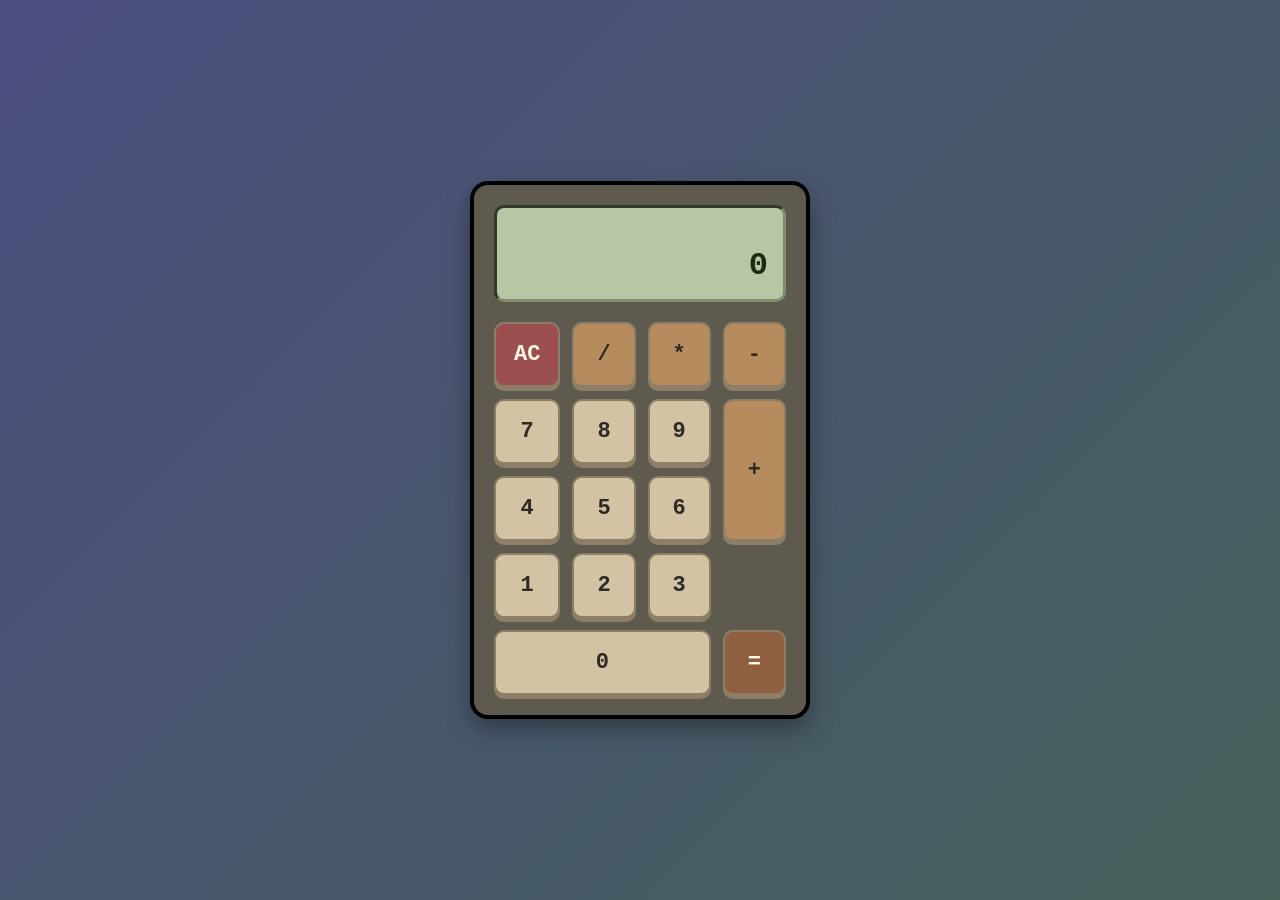
<file: Calculator/index.html>
<!DOCTYPE html>
<html lang="ro">
<head>
  <meta charset="UTF-8" />
  <meta name="viewport" content="width=device-width, initial-scale=1.0" />
  <title>Calculator MVC</title>
  <link rel="stylesheet" href="style.css" />
</head>
<body>
  <div class="calculator">
    <div class="display">
      <div id="expression" class="expression"></div>
      <div id="result" class="result">0</div>
    </div>

    <div class="buttons">
      <button class="btn clear" data-action="clear">AC</button>
      <button class="btn operator" data-action="operator" data-value="/">/</button>
      <button class="btn operator" data-action="operator" data-value="*">*</button>
      <button class="btn operator" data-action="operator" data-value="-">-</button>

      <button class="btn number" data-action="number" data-value="7">7</button>
      <button class="btn number" data-action="number" data-value="8">8</button>
      <button class="btn number" data-action="number" data-value="9">9</button>
      <button class="btn operator plus" data-action="operator" data-value="+">+</button>

      <button class="btn number" data-action="number" data-value="4">4</button>
      <button class="btn number" data-action="number" data-value="5">5</button>
      <button class="btn number" data-action="number" data-value="6">6</button>

      <button class="btn number" data-action="number" data-value="1">1</button>
      <button class="btn number" data-action="number" data-value="2">2</button>
      <button class="btn number" data-action="number" data-value="3">3</button>

      <button class="btn number zero" data-action="number" data-value="0">0</button>
      <button class="btn equal" data-action="calculate">=</button>
    </div>
  </div>

  <script src="model.js"></script>
  <script src="view.js"></script>
  <script src="controller.js"></script>
</body>
</html>
</file>
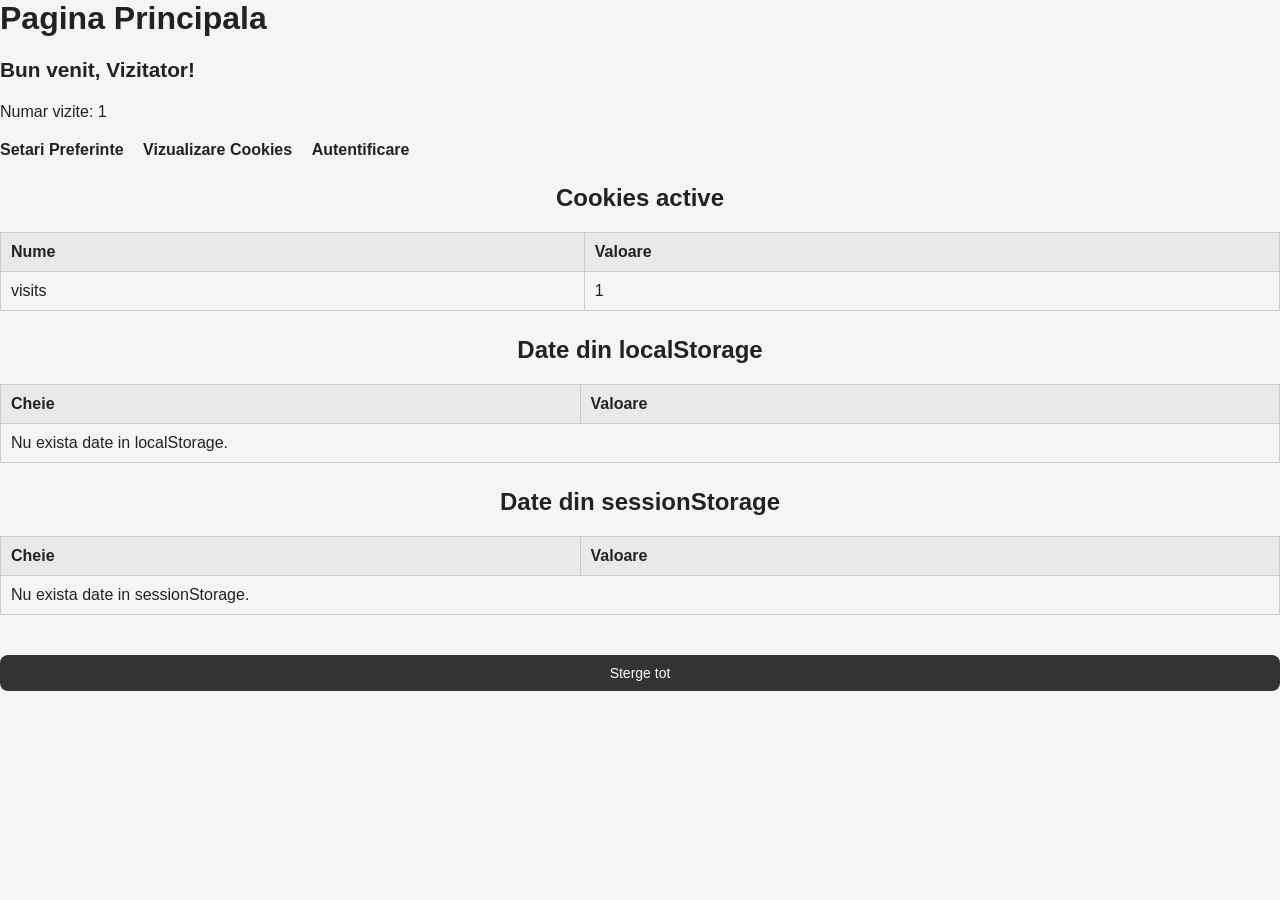
<file: Implementare Cookies si Storage/index.html>
<!DOCTYPE html>
<html lang="ro">
<head>
  <meta charset="UTF-8" />
  <meta name="viewport" content="width=device-width, initial-scale=1.0" />
  <title>Pagina Principala</title>
  <link rel="stylesheet" href="style.css" />
  <script src="cookies.js"></script>
  <script src="storage.js"></script>
</head>
<body>
  <h1>Pagina Principala</h1>

  <p class="welcome" id="welcomeMessage"></p>
  <p id="visitCount"></p>

  <nav>
    <a href="preferences.html">Setari Preferinte</a>
    <a href="cookies-info.html">Vizualizare Cookies</a>
    <a href="login.html">Autentificare</a>
  </nav>

  <div class="section">
    <h2>Cookies active</h2>
    <table id="cookiesTable">
      <thead>
        <tr>
          <th>Nume</th>
          <th>Valoare</th>
        </tr>
      </thead>
      <tbody></tbody>
    </table>
  </div>

  <div class="section">
    <h2>Date din localStorage</h2>
    <table id="localStorageTable">
      <thead>
        <tr>
          <th>Cheie</th>
          <th>Valoare</th>
        </tr>
      </thead>
      <tbody></tbody>
    </table>
  </div>

  <div class="section">
    <h2>Date din sessionStorage</h2>
    <table id="sessionStorageTable">
      <thead>
        <tr>
          <th>Cheie</th>
          <th>Valoare</th>
        </tr>
      </thead>
      <tbody></tbody>
    </table>
  </div>

  <button id="clearAllBtn">Sterge tot</button>

  <script>
    function applyTheme() {
      const theme = CookieManager.get("theme") || "light";
      document.body.classList.remove("light", "dark");
      document.body.classList.add(theme);
    }

    function updateWelcome() {
      const username = CookieManager.get("username") || "Vizitator";
      document.getElementById("welcomeMessage").textContent = `Bun venit, ${username}!`;
    }

    function updateVisits() {
      let visits = parseInt(CookieManager.get("visits")) || 0;
      visits++;
      CookieManager.set("visits", visits, 7);
      document.getElementById("visitCount").textContent = `Numar vizite: ${visits}`;
    }

    function renderCookies() {
      const tbody = document.querySelector("#cookiesTable tbody");
      tbody.innerHTML = "";

      const cookies = CookieManager.getAll();

      if (Object.keys(cookies).length === 0) {
        tbody.innerHTML = `<tr><td colspan="2">Nu exista cookies.</td></tr>`;
        return;
      }

      for (const key in cookies) {
        const row = document.createElement("tr");
        row.innerHTML = `
          <td>${key}</td>
          <td>${cookies[key]}</td>
        `;
        tbody.appendChild(row);
      }
    }

    function renderLocalStorage() {
      const tbody = document.querySelector("#localStorageTable tbody");
      tbody.innerHTML = "";

      const data = StorageManager.getAllLocal();

      if (Object.keys(data).length === 0) {
        tbody.innerHTML = `<tr><td colspan="2">Nu exista date in localStorage.</td></tr>`;
        return;
      }

      for (const key in data) {
        const row = document.createElement("tr");
        row.innerHTML = `
          <td>${key}</td>
          <td>${JSON.stringify(data[key])}</td>
        `;
        tbody.appendChild(row);
      }
    }

    function renderSessionStorage() {
      const tbody = document.querySelector("#sessionStorageTable tbody");
      tbody.innerHTML = "";

      const data = StorageManager.getAllSession();

      if (Object.keys(data).length === 0) {
        tbody.innerHTML = `<tr><td colspan="2">Nu exista date in sessionStorage.</td></tr>`;
        return;
      }

      for (const key in data) {
        const row = document.createElement("tr");
        row.innerHTML = `
          <td>${key}</td>
          <td>${JSON.stringify(data[key])}</td>
        `;
        tbody.appendChild(row);
      }
    }

    document.getElementById("clearAllBtn").addEventListener("click", function () {
      CookieManager.deleteAll();
      StorageManager.clearLocal();
      StorageManager.clearSession();
      alert("Toate datele au fost sterse.");
      location.reload();
    });

    applyTheme();
    updateWelcome();
    updateVisits();
    renderCookies();
    renderLocalStorage();
    renderSessionStorage();
  </script>
</body>
</html>
</file>
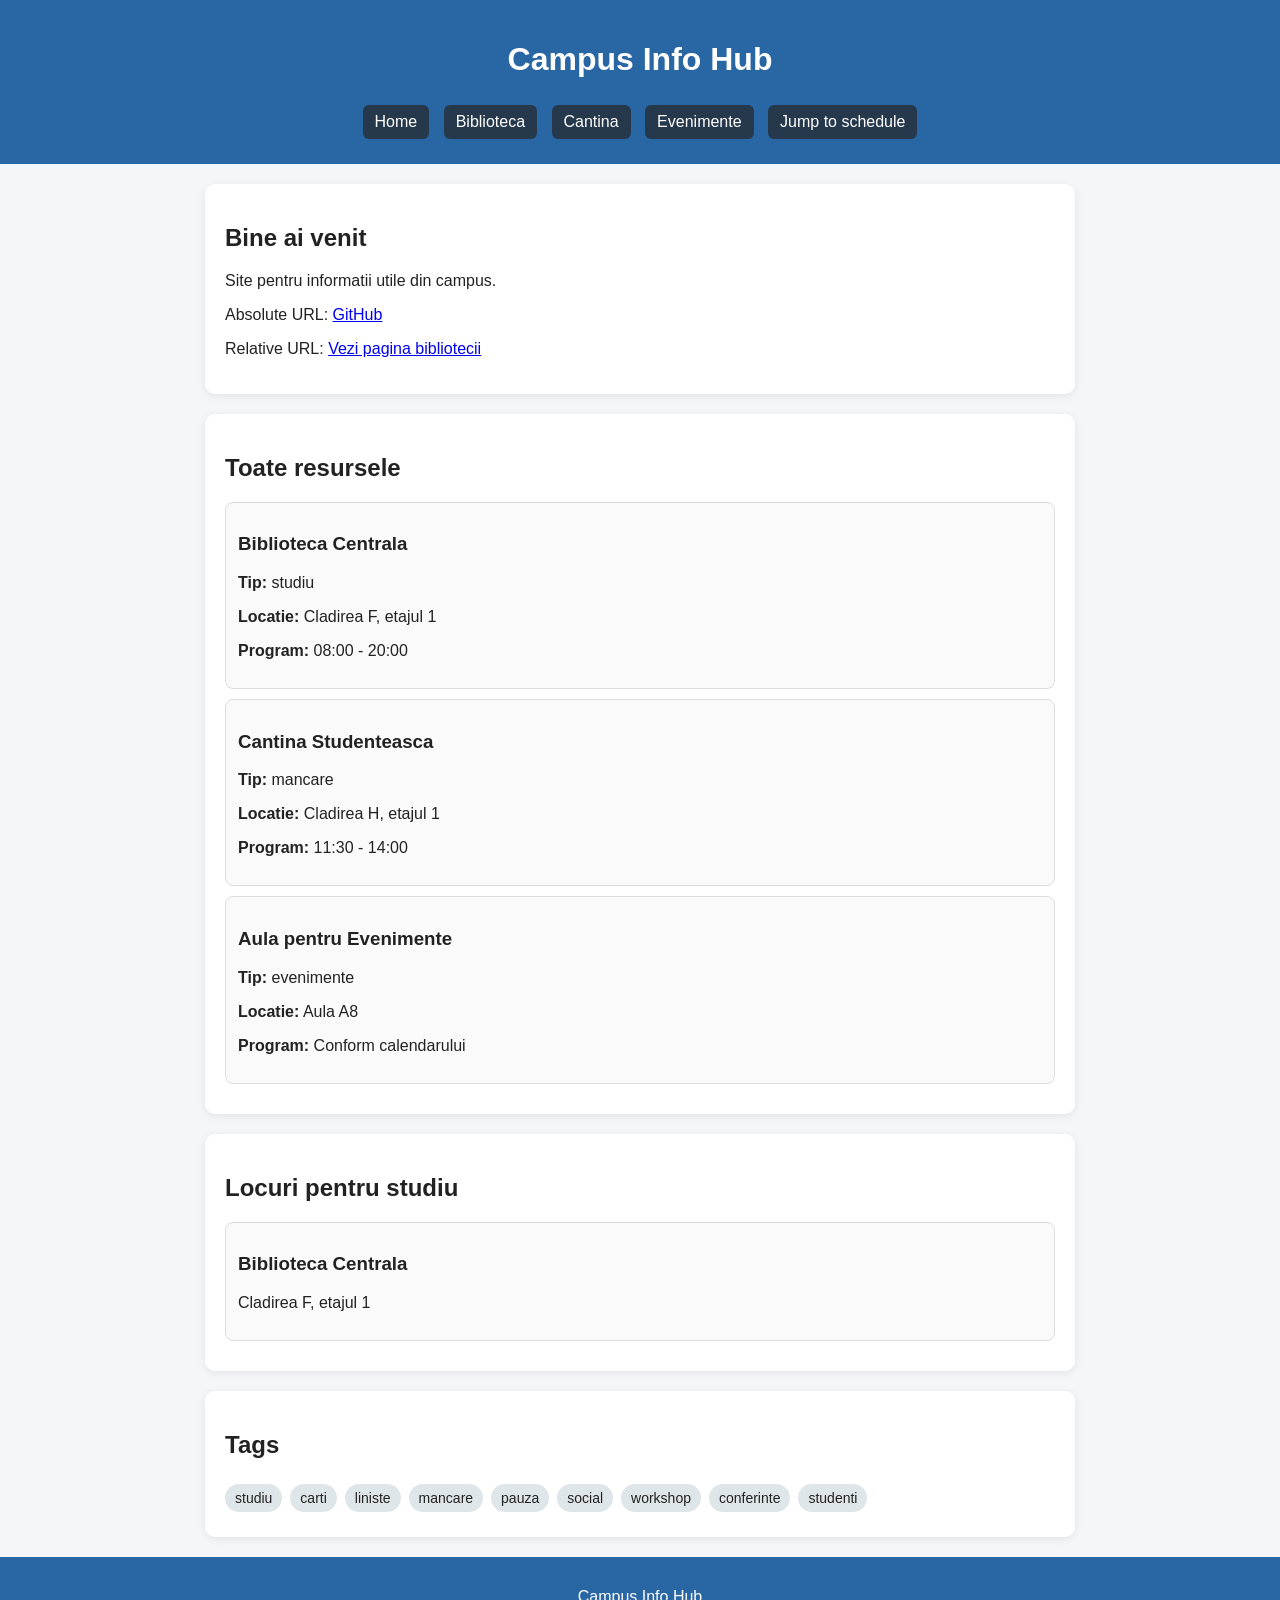
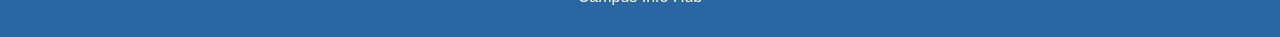
<file: Laborator2/index.html>
<!DOCTYPE html>
<html lang="ro">
<head>
  <meta charset="UTF-8" />
  <meta name="viewport" content="width=device-width, initial-scale=1.0" />
  <title>Campus Info Hub</title>
  <link rel="stylesheet" href="style.css" />
</head>
<body>
  <header>
    <h1>Campus Info Hub</h1>
    <nav>
      <a href="index.html">Home</a>
      <a href="library.html">Biblioteca</a>
      <a href="cafeteria.html">Cantina</a>
      <a href="events.html">Evenimente</a>
      <a href="library.html#schedule">Jump to schedule</a>
    </nav>
  </header>

  <main class="container">
    <section class="card">
      <h2>Bine ai venit</h2>
      <p>
        Site pentru informatii utile din campus.
      </p>
      <p>
        Absolute URL:
        <a href="https://www.github.com" target="_blank">GitHub</a>
      </p>
      <p>
        Relative URL:
        <a href="library.html">Vezi pagina bibliotecii</a>
      </p>
    </section>

    <section class="card">
      <h2>Toate resursele</h2>
      <div id="resource-list"></div>
    </section>

    <section class="card">
      <h2>Locuri pentru studiu</h2>
      <div id="study-list"></div>
    </section>

    <section class="card">
      <h2>Tags</h2>
      <div id="tags-list"></div>
    </section>
  </main>

  <footer>
    <p>Campus Info Hub</p>
  </footer>

  <script src="script.js"></script>
</body>
</html>
</file>
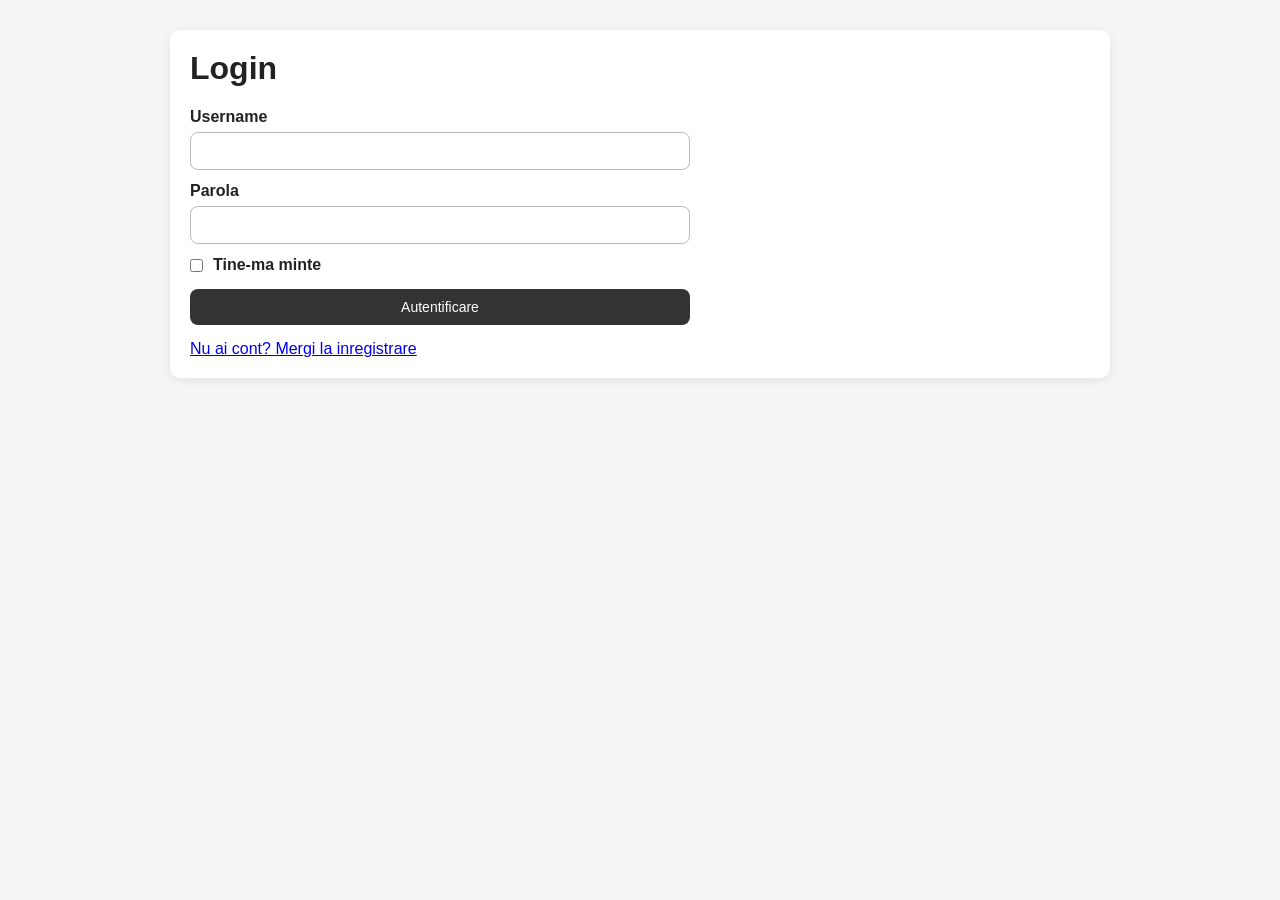
<file: Implementare Cookies si Storage/cart.html>
<!DOCTYPE html>
<html lang="ro">
<head>
  <meta charset="UTF-8" />
  <meta name="viewport" content="width=device-width, initial-scale=1.0" />
  <title>Cart</title>
  <link rel="stylesheet" href="style.css" />
  <script src="cookies.js"></script>
  <script src="storage.js"></script>
</head>
<body>
  <div class="container">
    <h1>Cos de cumparaturi</h1>

    <form id="cartForm">
      <label for="product">Produs</label>
      <select id="product"></select>

      <label for="quantity">Cantitate (1-10)</label>
      <input type="number" id="quantity" min="1" max="10" value="1" />

      <button type="submit">Adauga in cos</button>
    </form>

    <div id="message"></div>

    <h2>Produse din cos</h2>
    <table id="cartTable">
      <thead>
        <tr>
          <th>Produs</th>
          <th>Cantitate</th>
          <th>Pret</th>
          <th>Subtotal</th>
          <th>Sterge</th>
        </tr>
      </thead>
      <tbody></tbody>
    </table>

    <div class="total-box" id="totalBox">Total: 0 RON</div>

    <div class="inline-actions">
      <a href="dashboard.html">Inapoi la dashboard</a>
    </div>

    <button id="clearCartBtn" class="btn-danger">Goleste cosul</button>
  </div>

  <script>
    const products = {
      laptop: { name: "Laptop", price: 2500 },
      telefon: { name: "Telefon", price: 1200 },
      tableta: { name: "Tableta", price: 800 },
      casti: { name: "Casti", price: 150 }
    };

    function applyTheme() {
      const theme = CookieManager.get("theme") || "light";
      document.body.classList.remove("light", "dark");
      document.body.classList.add(theme);
    }

    function requireAuth() {
      const session = StorageManager.getSession("session");
      if (!session) {
        window.location.href = "login.html";
        return false;
      }
      return true;
    }

    function showMessage(text, type) {
      const message = document.getElementById("message");
      message.className = type === "success" ? "alert-success" : "alert-error";
      message.textContent = text;
    }

    function loadProducts() {
      const select = document.getElementById("product");
      select.innerHTML = "";

      for (const key in products) {
        const option = document.createElement("option");
        option.value = key;
        option.textContent = `${products[key].name} - ${products[key].price} RON`;
        select.appendChild(option);
      }
    }

    function getCart() {
      return StorageManager.getSession("cart") || {};
    }

    function saveCart(cart) {
      StorageManager.setSession("cart", cart);
    }

    function renderCart() {
      const cart = getCart();
      const tbody = document.querySelector("#cartTable tbody");
      tbody.innerHTML = "";

      let total = 0;
      const keys = Object.keys(cart);

      if (keys.length === 0) {
        tbody.innerHTML = `<tr><td colspan="5">Cosul este gol.</td></tr>`;
        document.getElementById("totalBox").textContent = "Total: 0 RON";
        return;
      }

      keys.forEach(key => {
        const quantity = cart[key];
        const product = products[key];
        const subtotal = product.price * quantity;
        total += subtotal;

        const row = document.createElement("tr");
        row.innerHTML = `
          <td>${product.name}</td>
          <td>${quantity}</td>
          <td>${product.price} RON</td>
          <td>${subtotal} RON</td>
          <td><button class="btn-danger" onclick="removeProduct('${key}')">Sterge</button></td>
        `;
        tbody.appendChild(row);
      });

      document.getElementById("totalBox").textContent = `Total: ${total} RON`;
    }

    function removeProduct(productKey) {
      const cart = getCart();
      delete cart[productKey];
      saveCart(cart);
      renderCart();
    }

    document.getElementById("cartForm").addEventListener("submit", function (e) {
      e.preventDefault();

      const productKey = document.getElementById("product").value;
      const quantity = parseInt(document.getElementById("quantity").value);

      if (!quantity || quantity < 1 || quantity > 10) {
        showMessage("Cantitatea trebuie sa fie intre 1 si 10.", "error");
        return;
      }

      const cart = getCart();
      cart[productKey] = (cart[productKey] || 0) + quantity;
      saveCart(cart);

      showMessage("Produs adaugat in cos.", "success");
      renderCart();
    });

    document.getElementById("clearCartBtn").addEventListener("click", function () {
      StorageManager.removeSession("cart");
      renderCart();
      showMessage("Cosul a fost golit.", "success");
    });

    applyTheme();

    if (requireAuth()) {
      loadProducts();
      renderCart();
    }
  </script>
</body>
</html>
</file>
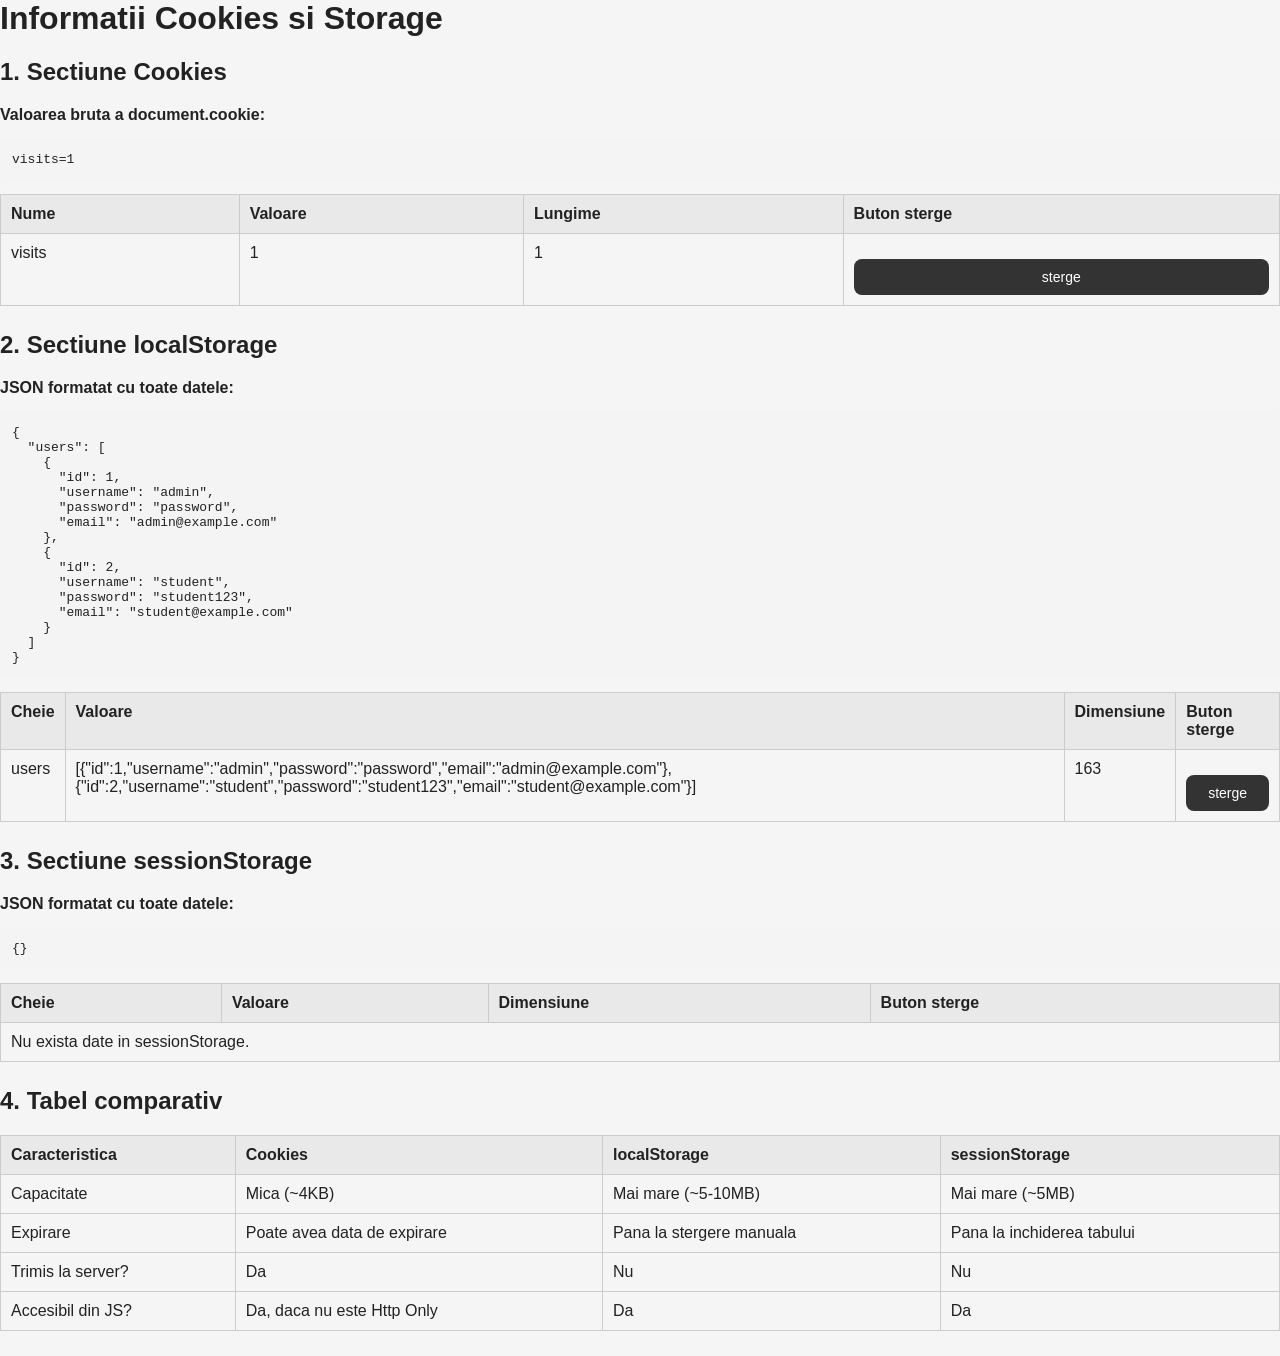
<file: Implementare Cookies si Storage/cookies-info.html>
<!DOCTYPE html>
<html lang="ro">
<head>
  <meta charset="UTF-8" />
  <meta name="viewport" content="width=device-width, initial-scale=1.0" />
  <title>Informatii Cookies</title>
  <link rel="stylesheet" href="style.css" />
  <script src="cookies.js"></script>
  <script src="storage.js"></script>
</head>
<body>
  <h1>Informatii Cookies si Storage</h1>

  <section>
    <h2>1. Sectiune Cookies</h2>
    <p><strong>Valoarea bruta a document.cookie:</strong></p>
    <pre id="rawCookies"></pre>

    <table id="cookiesTable">
      <thead>
        <tr>
          <th>Nume</th>
          <th>Valoare</th>
          <th>Lungime</th>
          <th>Buton sterge</th>
        </tr>
      </thead>
      <tbody></tbody>
    </table>
  </section>

  <section>
    <h2>2. Sectiune localStorage</h2>
    <p><strong>JSON formatat cu toate datele:</strong></p>
    <pre id="localJson"></pre>

    <table id="localTable">
      <thead>
        <tr>
          <th>Cheie</th>
          <th>Valoare</th>
          <th>Dimensiune</th>
          <th>Buton sterge</th>
        </tr>
      </thead>
      <tbody></tbody>
    </table>
  </section>

  <section>
    <h2>3. Sectiune sessionStorage</h2>
    <p><strong>JSON formatat cu toate datele:</strong></p>
    <pre id="sessionJson"></pre>

    <table id="sessionTable">
      <thead>
        <tr>
          <th>Cheie</th>
          <th>Valoare</th>
          <th>Dimensiune</th>
          <th>Buton sterge</th>
        </tr>
      </thead>
      <tbody></tbody>
    </table>
  </section>

  <section>
    <h2>4. Tabel comparativ</h2>
    <table>
      <thead>
        <tr>
          <th>Caracteristica</th>
          <th>Cookies</th>
          <th>localStorage</th>
          <th>sessionStorage</th>
        </tr>
      </thead>
      <tbody>
        <tr>
          <td>Capacitate</td>
          <td>Mica (~4KB)</td>
          <td>Mai mare (~5-10MB)</td>
          <td>Mai mare (~5MB)</td>
        </tr>
        <tr>
          <td>Expirare</td>
          <td>Poate avea data de expirare</td>
          <td>Pana la stergere manuala</td>
          <td>Pana la inchiderea tabului</td>
        </tr>
        <tr>
          <td>Trimis la server?</td>
          <td>Da</td>
          <td>Nu</td>
          <td>Nu</td>
        </tr>
        <tr>
          <td>Accesibil din JS?</td>
          <td>Da, daca nu este Http Only</td>
          <td>Da</td>
          <td>Da</td>
        </tr>
      </tbody>
    </table>
  </section>

  <script>
    function applyTheme() {
      const theme = CookieManager.get("theme") || "light";
      document.body.classList.remove("light", "dark");
      document.body.classList.add(theme);
    }

    function deleteCookie(name) {
      CookieManager.delete(name);
      renderAll();
    }

    function deleteLocal(key) {
      StorageManager.removeLocal(key);
      renderAll();
    }

    function deleteSession(key) {
      StorageManager.removeSession(key);
      renderAll();
    }

    function renderCookies() {
      document.getElementById("rawCookies").textContent = document.cookie || "(gol)";
      const tbody = document.querySelector("#cookiesTable tbody");
      tbody.innerHTML = "";

      const cookies = CookieManager.getAll();

      if (Object.keys(cookies).length === 0) {
        tbody.innerHTML = `<tr><td colspan="4">Nu exista cookies.</td></tr>`;
        return;
      }

      for (const key in cookies) {
        const value = String(cookies[key]);
        const row = document.createElement("tr");
        row.innerHTML = `
          <td>${key}</td>
          <td>${value}</td>
          <td>${value.length}</td>
          <td><button onclick="deleteCookie('${key}')">sterge</button></td>
        `;
        tbody.appendChild(row);
      }
    }

    function renderLocalStorage() {
      const data = StorageManager.getAllLocal();
      document.getElementById("localJson").textContent = JSON.stringify(data, null, 2);

      const tbody = document.querySelector("#localTable tbody");
      tbody.innerHTML = "";

      if (Object.keys(data).length === 0) {
        document.getElementById("localJson").textContent = "{}";
        tbody.innerHTML = `<tr><td colspan="4">Nu exista date in localStorage.</td></tr>`;
        return;
      }

      for (const key in data) {
        const value = JSON.stringify(data[key]);
        const row = document.createElement("tr");
        row.innerHTML = `
          <td>${key}</td>
          <td>${value}</td>
          <td>${value.length}</td>
          <td><button onclick="deleteLocal('${key}')">sterge</button></td>
        `;
        tbody.appendChild(row);
      }
    }

    function renderSessionStorage() {
      const data = StorageManager.getAllSession();
      document.getElementById("sessionJson").textContent = JSON.stringify(data, null, 2);

      const tbody = document.querySelector("#sessionTable tbody");
      tbody.innerHTML = "";

      if (Object.keys(data).length === 0) {
        document.getElementById("sessionJson").textContent = "{}";
        tbody.innerHTML = `<tr><td colspan="4">Nu exista date in sessionStorage.</td></tr>`;
        return;
      }

      for (const key in data) {
        const value = JSON.stringify(data[key]);
        const row = document.createElement("tr");
        row.innerHTML = `
          <td>${key}</td>
          <td>${value}</td>
          <td>${value.length}</td>
          <td><button onclick="deleteSession('${key}')">sterge</button></td>
        `;
        tbody.appendChild(row);
      }
    }

    function renderAll() {
      renderCookies();
      renderLocalStorage();
      renderSessionStorage();
    }

    applyTheme();
    renderAll();
  </script>
</body>
</html>
</file>
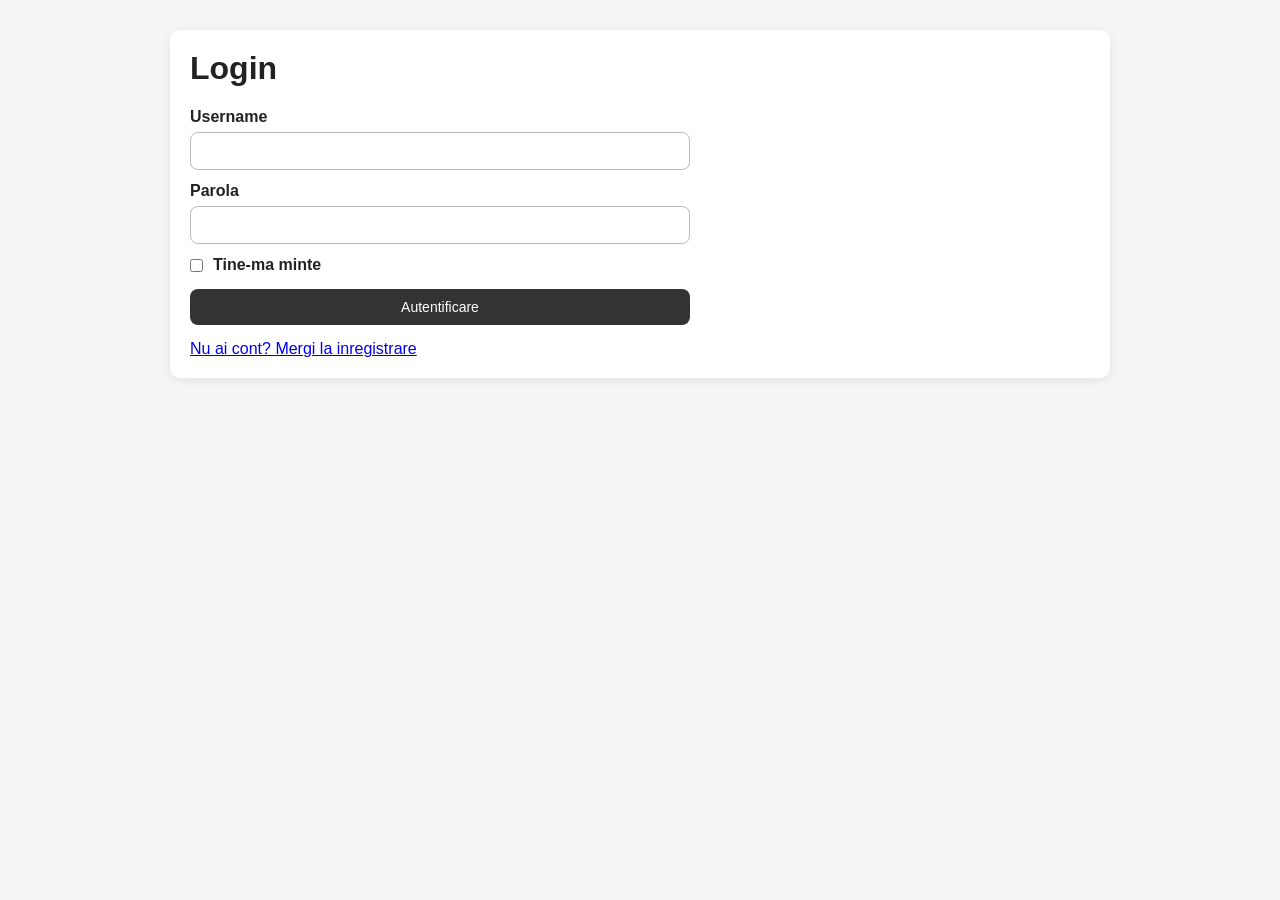
<file: Implementare Cookies si Storage/dashboard.html>
<!DOCTYPE html>
<html lang="ro">
<head>
  <meta charset="UTF-8" />
  <meta name="viewport" content="width=device-width, initial-scale=1.0" />
  <title>Dashboard</title>
  <link rel="stylesheet" href="style.css" />
  <script src="cookies.js"></script>
  <script src="storage.js"></script>
</head>
<body>
  <div class="container">
    <h1>Dashboard</h1>

    <div id="sessionInfo"></div>

    <h2>Date brute din sessionStorage</h2>
    <pre id="sessionRaw"></pre>

    <div class="inline-actions">
      <a href="cart.html">Mergi la cosul de cumparaturi</a>
      <a href="dashboard.html" target="_blank">Deschide dashboard in tab nou</a>
    </div>

    <button id="logoutBtn" class="btn-danger">Deconectare</button>
  </div>

  <script>
    let intervalId;

    function applyTheme() {
      const theme = CookieManager.get("theme") || "light";
      document.body.classList.remove("light", "dark");
      document.body.classList.add(theme);
    }

    function getSession() {
      return StorageManager.getSession("session");
    }

    function requireAuth() {
      const session = getSession();
      if (!session) {
        window.location.href = "login.html";
        return null;
      }
      return session;
    }

    function formatDuration(loginTime) {
      const start = new Date(loginTime).getTime();
      const now = Date.now();
      const diff = Math.floor((now - start) / 1000);

      const hours = Math.floor(diff / 3600);
      const minutes = Math.floor((diff % 3600) / 60);
      const seconds = diff % 60;

      return `${hours}h ${minutes}m ${seconds}s`;
    }

    function renderSessionInfo() {
      const session = getSession();
      if (!session) return;

      const sessionInfo = document.getElementById("sessionInfo");
      sessionInfo.innerHTML = `
        <h2>Informatii sesiune</h2>
        <p><strong>ID sesiune:</strong> ${session.sessionId}</p>
        <p><strong>Username:</strong> ${session.username}</p>
        <p><strong>Email:</strong> ${session.email}</p>
        <p><strong>Ora autentificarii:</strong> ${new Date(session.loginTime).toLocaleString()}</p>
        <p><strong>Durata sesiunii:</strong> <span id="sessionDuration">${formatDuration(session.loginTime)}</span></p>
      `;

      document.getElementById("sessionRaw").textContent = JSON.stringify(
        StorageManager.getAllSession(),
        null,
        2
      );
    }

    function startSessionTimer() {
      intervalId = setInterval(() => {
        const session = getSession();
        if (!session) {
          clearInterval(intervalId);
          return;
        }

        const durationEl = document.getElementById("sessionDuration");
        if (durationEl) {
          durationEl.textContent = formatDuration(session.loginTime);
        }

        document.getElementById("sessionRaw").textContent = JSON.stringify(
          StorageManager.getAllSession(),
          null,
          2
        );
      }, 1000);
    }

    document.getElementById("logoutBtn").addEventListener("click", function () {
      StorageManager.clearSession();
      window.location.href = "login.html";
    });

    applyTheme();

    const session = requireAuth();
    if (session) {
      renderSessionInfo();
      startSessionTimer();
    }
  </script>
</body>
</html>
</file>
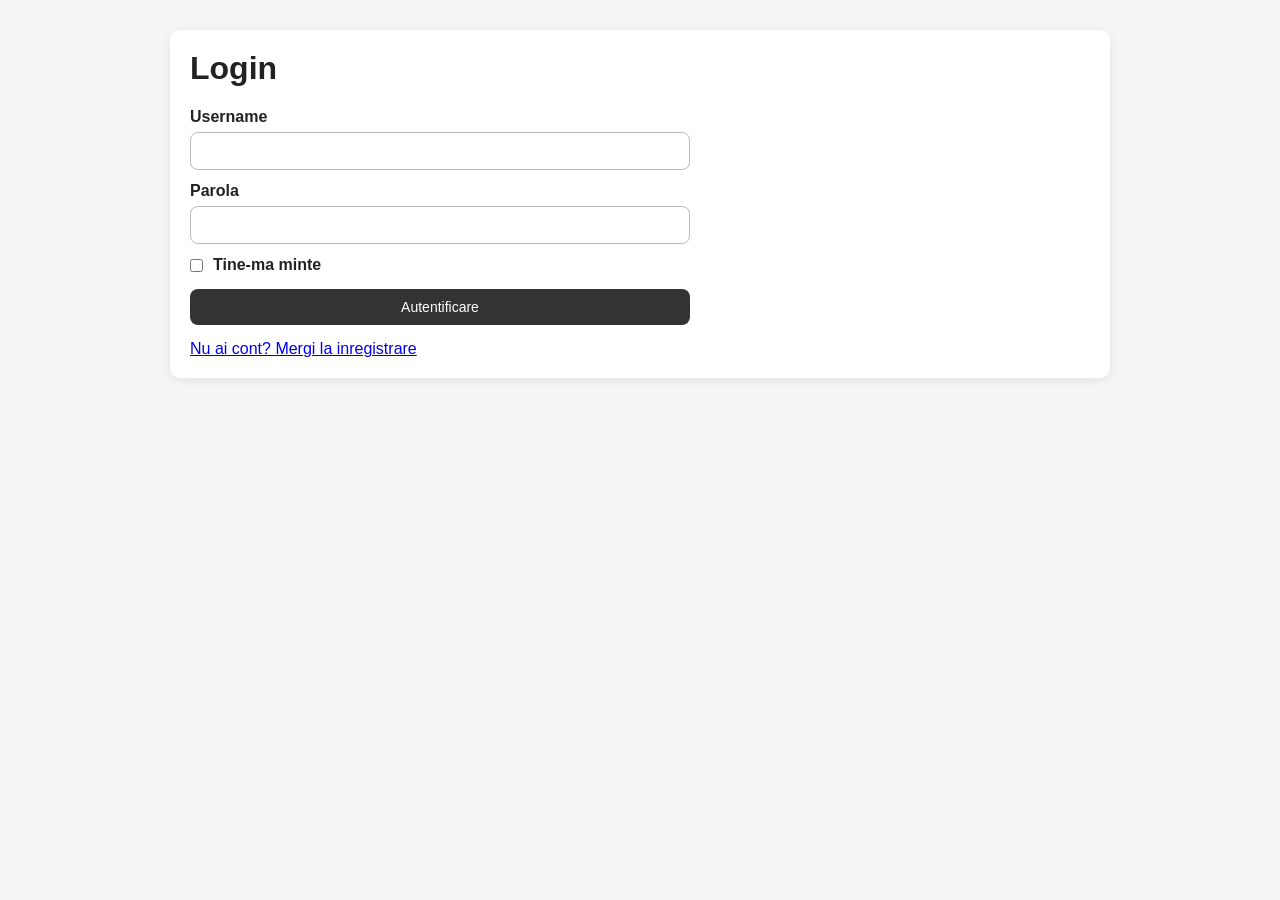
<file: Implementare Cookies si Storage/login.html>
<!DOCTYPE html>
<html lang="ro">
<head>
  <meta charset="UTF-8" />
  <meta name="viewport" content="width=device-width, initial-scale=1.0" />
  <title>Login</title>
  <link rel="stylesheet" href="style.css" />
  <script src="cookies.js"></script>
  <script src="storage.js"></script>
</head>
<body>
  <div class="container">
    <h1>Login</h1>

    <form id="loginForm">
      <label for="username">Username</label>
      <input type="text" id="username" />

      <label for="password">Parola</label>
      <input type="password" id="password" />

      <div class="checkbox-row">
        <input type="checkbox" id="rememberMe" />
        <label for="rememberMe">Tine-ma minte</label>
      </div>

      <button type="submit">Autentificare</button>
    </form>

    <div id="message"></div>

    <a class="small-link" href="register.html">Nu ai cont? Mergi la inregistrare</a>
  </div>

  <script>
    function applyTheme() {
      const theme = CookieManager.get("theme") || "light";
      document.body.classList.remove("light", "dark");
      document.body.classList.add(theme);
    }

    function initDefaultUsers() {
      const users = StorageManager.getLocal("users");

      if (!users || !Array.isArray(users) || users.length === 0) {
        const defaultUsers = [
          { id: 1, username: "admin", password: "password", email: "admin@example.com" },
          { id: 2, username: "student", password: "student123", email: "student@example.com" }
        ];
        StorageManager.setLocal("users", defaultUsers);
      }
    }

    function preloadRememberedUser() {
      const rememberedUsername = StorageManager.getLocal("rememberedUsername");
      if (rememberedUsername) {
        document.getElementById("username").value = rememberedUsername;
        document.getElementById("rememberMe").checked = true;
      }
    }

    function showMessage(text, type) {
      const message = document.getElementById("message");
      message.className = type === "success" ? "alert-success" : "alert-error";
      message.textContent = text;
    }

    function generateSessionId() {
      return "sess-" + Math.random().toString(36).slice(2) + Date.now();
    }

    document.getElementById("loginForm").addEventListener("submit", function (e) {
      e.preventDefault();

      const username = document.getElementById("username").value.trim();
      const password = document.getElementById("password").value;
      const rememberMe = document.getElementById("rememberMe").checked;

      const users = StorageManager.getLocal("users") || [];
      const foundUser = users.find(
        user => user.username === username && user.password === password
      );

      if (!foundUser) {
        showMessage("Username sau parola incorecte.", "error");
        return;
      }

      if (rememberMe) {
        StorageManager.setLocal("rememberedUsername", username);
      } else {
        StorageManager.removeLocal("rememberedUsername");
      }

      const sessionData = {
        userId: foundUser.id,
        username: foundUser.username,
        email: foundUser.email,
        loginTime: new Date().toISOString(),
        sessionId: generateSessionId()
      };

      StorageManager.setSession("session", sessionData);

      showMessage("Autentificare reusita. Redirectionare...", "success");

      setTimeout(() => {
        window.location.href = "dashboard.html";
      }, 1000);
    });

    applyTheme();
    initDefaultUsers();
    preloadRememberedUser();
  </script>
</body>
</html>
</file>
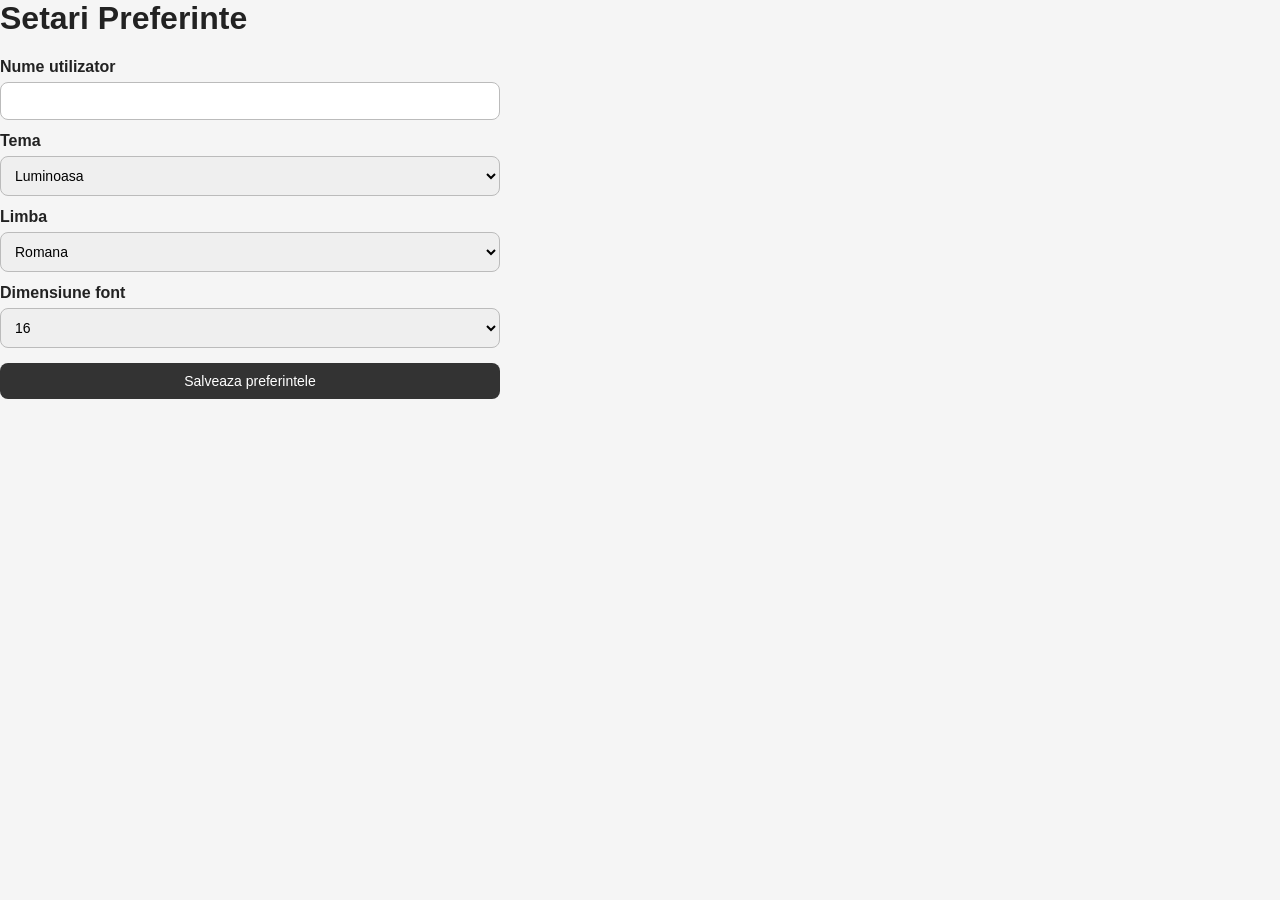
<file: Implementare Cookies si Storage/preferences.html>
<!DOCTYPE html>
<html lang="ro">
<head>
  <meta charset="UTF-8" />
  <meta name="viewport" content="width=device-width, initial-scale=1.0" />
  <title>Preferinte</title>
  <link rel="stylesheet" href="style.css" />
  <script src="cookies.js"></script>
  <script src="storage.js"></script>
</head>
<body>
  <h1>Setari Preferinte</h1>

  <form id="preferencesForm">
    <label for="username">Nume utilizator</label>
    <input type="text" id="username" name="username" />

    <label for="theme">Tema</label>
    <select id="theme" name="theme">
      <option value="light">Luminoasa</option>
      <option value="dark">Intunecata</option>
    </select>

    <label for="language">Limba</label>
    <select id="language" name="language">
      <option value="Romana">Romana</option>
      <option value="English">English</option>
      <option value="Français">Français</option>
    </select>

    <label for="fontSize">Dimensiune font</label>
    <select id="fontSize" name="fontSize">
      <option value="14px">14</option>
      <option value="16px">16</option>
      <option value="18px">18</option>
      <option value="20px">20</option>
    </select>

    <button type="submit">Salveaza preferintele</button>
  </form>

  <p class="message" id="successMessage"></p>

  <script>
    function applyTheme() {
      const theme = CookieManager.get("theme") || "light";
      document.body.classList.remove("light", "dark");
      document.body.classList.add(theme);
    }

    function preloadForm() {
      document.getElementById("username").value = CookieManager.get("username") || "";
      document.getElementById("theme").value = CookieManager.get("theme") || "light";
      document.getElementById("language").value = StorageManager.getLocal("language") || "Romana";
      document.getElementById("fontSize").value = StorageManager.getLocal("fontSize") || "16px";

      document.body.style.fontSize = StorageManager.getLocal("fontSize") || "16px";
    }

    document.getElementById("preferencesForm").addEventListener("submit", function(e) {
      e.preventDefault();

      const username = document.getElementById("username").value.trim() || "Vizitator";
      const theme = document.getElementById("theme").value;
      const language = document.getElementById("language").value;
      const fontSize = document.getElementById("fontSize").value;

      CookieManager.set("username", username, 7);
      CookieManager.set("theme", theme, 7);

      StorageManager.setLocal("language", language);
      StorageManager.setLocal("fontSize", fontSize);

      document.body.style.fontSize = fontSize;
      applyTheme();

      document.getElementById("successMessage").textContent =
        "Preferintele au fost salvate cu succes. Redirectionare...";

      setTimeout(() => {
        window.location.href = "index.html";
      }, 1500);
    });

    applyTheme();
    preloadForm();
  </script>
</body>
</html>
</file>
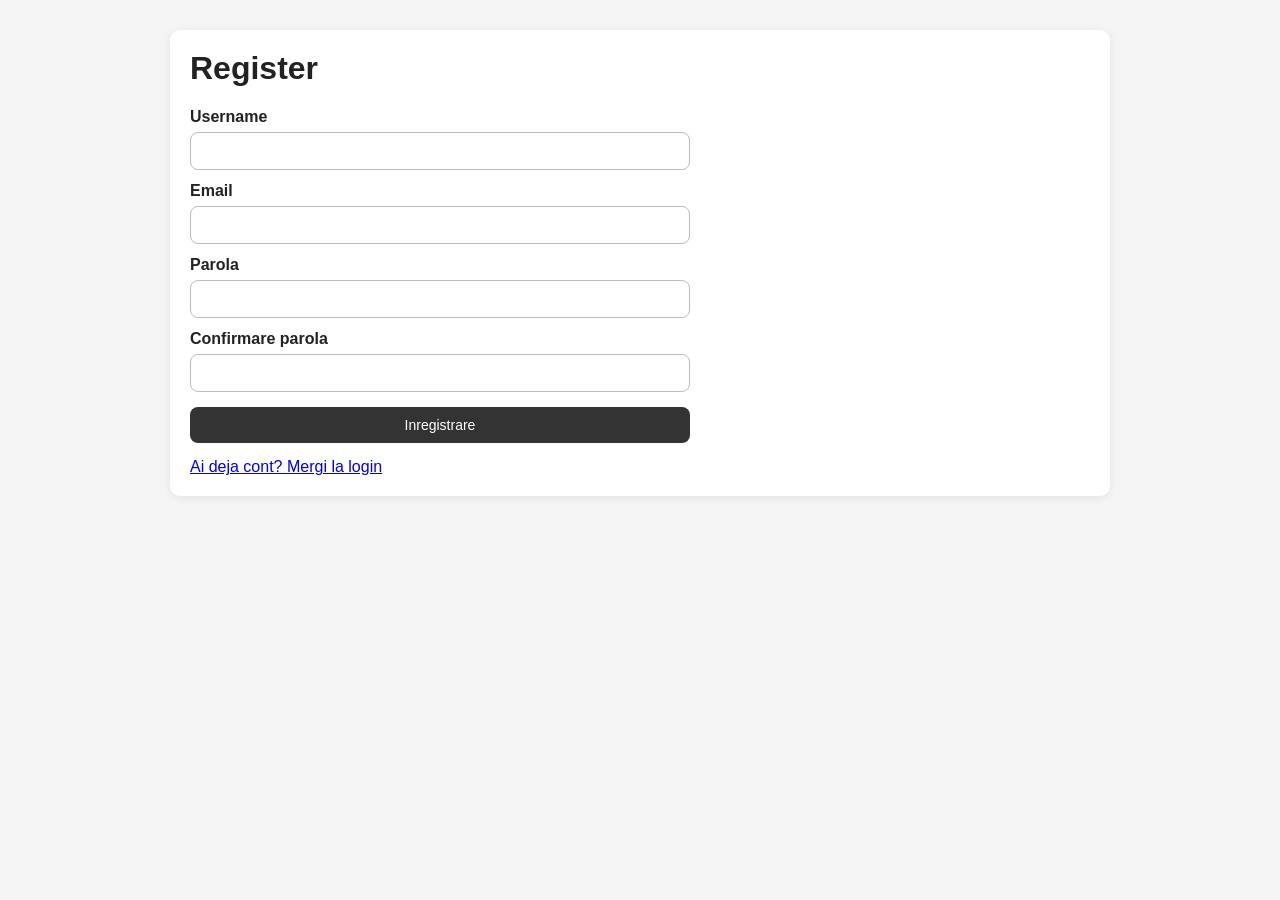
<file: Implementare Cookies si Storage/register.html>
<!DOCTYPE html>
<html lang="ro">
<head>
  <meta charset="UTF-8" />
  <meta name="viewport" content="width=device-width, initial-scale=1.0" />
  <title>Register</title>
  <link rel="stylesheet" href="style.css" />
  <script src="cookies.js"></script>
  <script src="storage.js"></script>
</head>
<body>
  <div class="container">
    <h1>Register</h1>

    <form id="registerForm">
      <label for="username">Username</label>
      <input type="text" id="username" />

      <label for="email">Email</label>
      <input type="email" id="email" />

      <label for="password">Parola</label>
      <input type="password" id="password" />

      <label for="confirmPassword">Confirmare parola</label>
      <input type="password" id="confirmPassword" />

      <button type="submit">Inregistrare</button>
    </form>

    <div id="message"></div>

    <a class="small-link" href="login.html">Ai deja cont? Mergi la login</a>
  </div>

  <script>
    function applyTheme() {
      const theme = CookieManager.get("theme") || "light";
      document.body.classList.remove("light", "dark");
      document.body.classList.add(theme);
    }

    function showMessage(text, type) {
      const message = document.getElementById("message");
      message.className = type === "success" ? "alert-success" : "alert-error";
      message.textContent = text;
    }

    function isValidEmail(email) {
      return /^[^\s@]+@[^\s@]+\.[^\s@]+$/.test(email);
    }

    document.getElementById("registerForm").addEventListener("submit", function (e) {
      e.preventDefault();

      const username = document.getElementById("username").value.trim();
      const email = document.getElementById("email").value.trim();
      const password = document.getElementById("password").value;
      const confirmPassword = document.getElementById("confirmPassword").value;

      if (!username || !email || !password || !confirmPassword) {
        showMessage("Toate campurile sunt obligatorii.", "error");
        return;
      }

      if (username.length < 3) {
        showMessage("Username-ul trebuie sa aiba minim 3 caractere.", "error");
        return;
      }

      if (!isValidEmail(email)) {
        showMessage("Email invalid.", "error");
        return;
      }

      if (password.length < 6) {
        showMessage("Parola trebuie sa aiba minim 6 caractere.", "error");
        return;
      }

      if (password !== confirmPassword) {
        showMessage("Parolele nu coincid.", "error");
        return;
      }

      const users = StorageManager.getLocal("users") || [];

      const usernameExists = users.some(user => user.username === username);
      if (usernameExists) {
        showMessage("Username deja existent.", "error");
        return;
      }

      const newUser = {
        id: users.length > 0 ? Math.max(...users.map(user => user.id)) + 1 : 1,
        username,
        email,
        password
      };

      users.push(newUser);
      StorageManager.setLocal("users", users);

      showMessage("Cont creat cu succes. Redirectionare catre login...", "success");

      setTimeout(() => {
        window.location.href = "login.html";
      }, 1200);
    });

    applyTheme();
  </script>
</body>
</html>
</file>
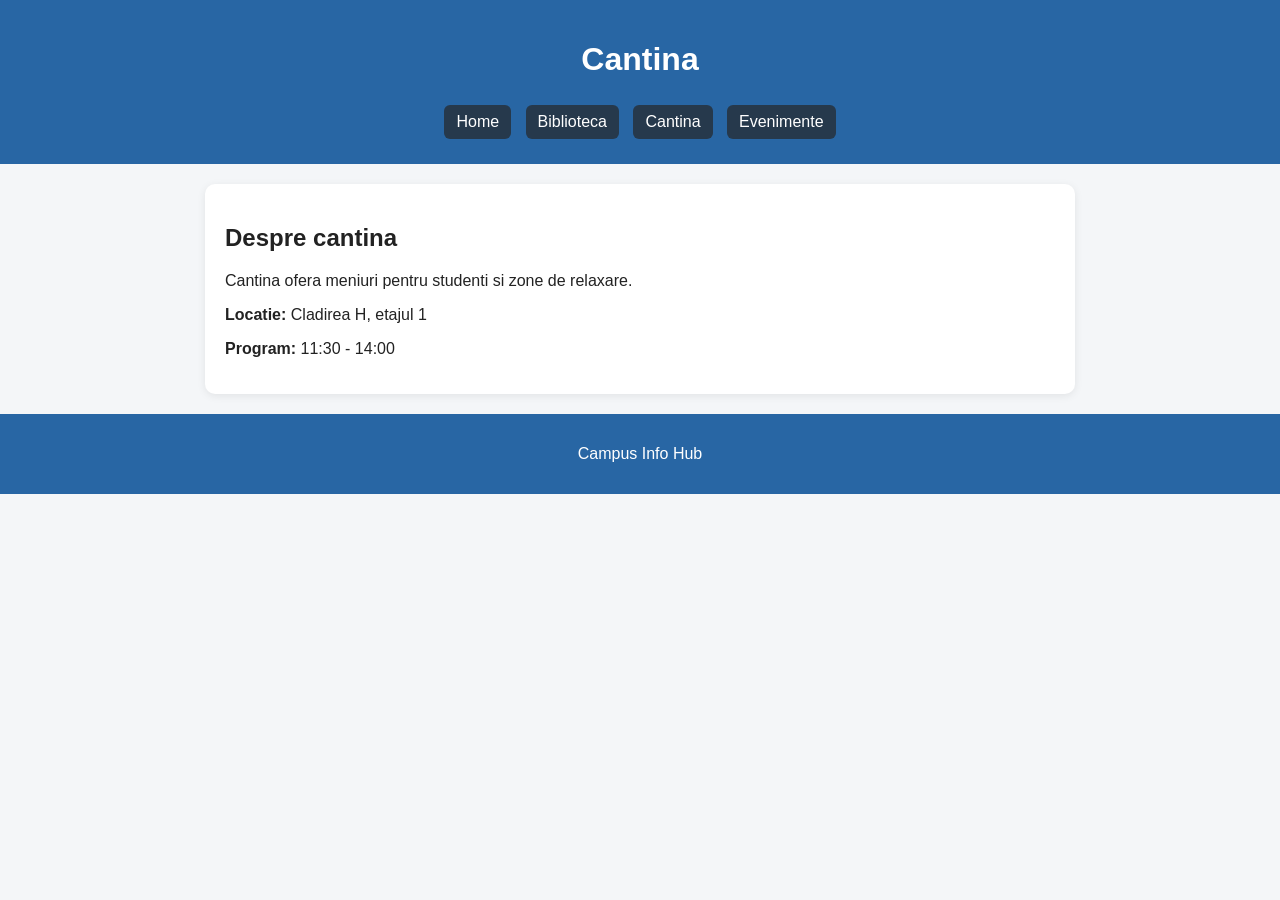
<file: Laborator2/cafeteria.html>
<!DOCTYPE html>
<html lang="ro">
<head>
  <meta charset="UTF-8" />
  <meta name="viewport" content="width=device-width, initial-scale=1.0" />
  <title>Cantina</title>
  <link rel="stylesheet" href="style.css" />
</head>
<body>
  <header>
    <h1>Cantina</h1>
    <nav>
      <a href="index.html">Home</a>
      <a href="library.html">Biblioteca</a>
      <a href="cafeteria.html">Cantina</a>
      <a href="events.html">Evenimente</a>
    </nav>
  </header>

  <main class="container">
    <section class="card">
      <h2>Despre cantina</h2>
      <p>Cantina ofera meniuri pentru studenti si zone de relaxare.</p>
      <p><strong>Locatie:</strong> Cladirea H, etajul 1</p>
      <p><strong>Program:</strong> 11:30 - 14:00</p>
    </section>
  </main>

  <footer>
    <p>Campus Info Hub</p>
  </footer>
</body>
</html>
</file>
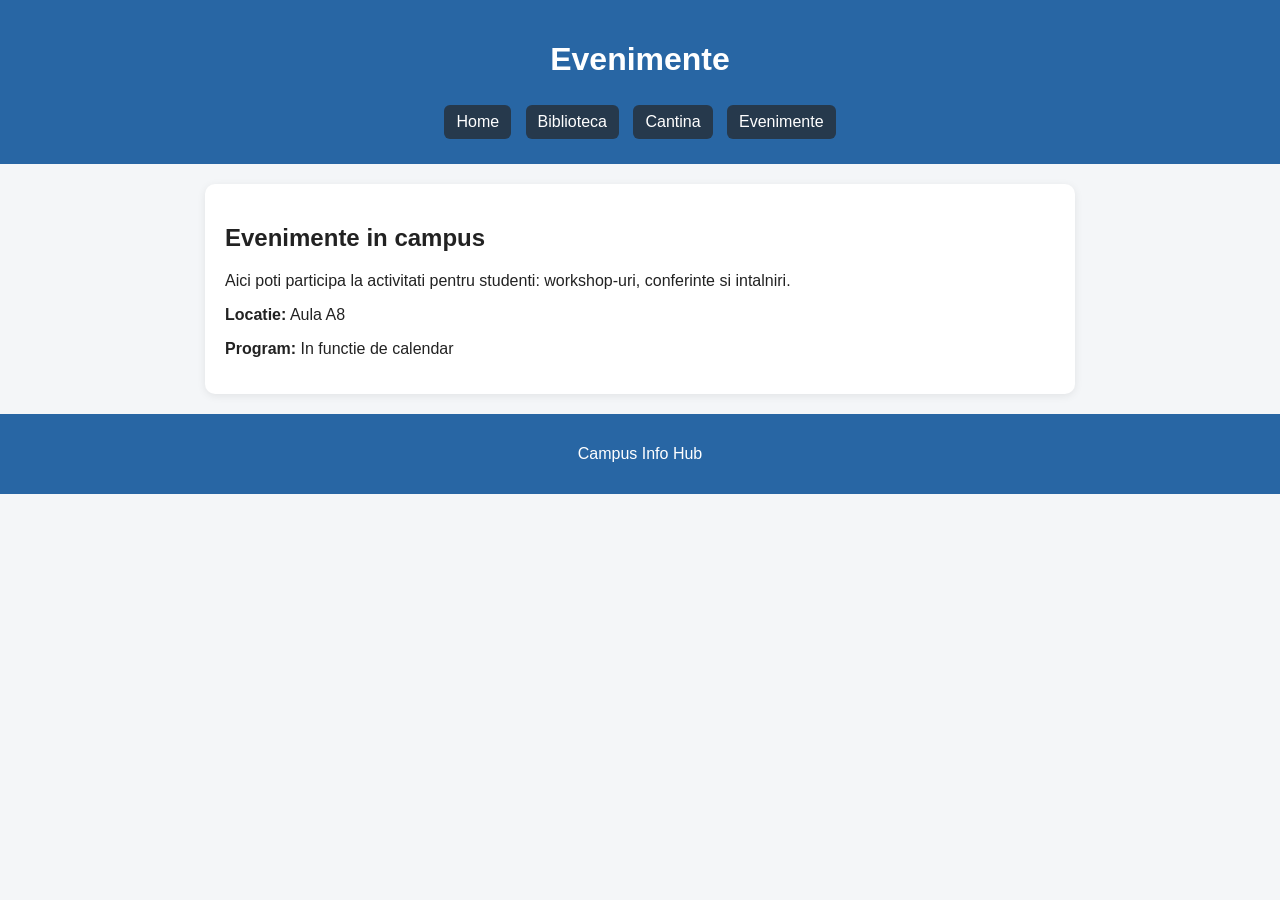
<file: Laborator2/events.html>
<!DOCTYPE html>
<html lang="ro">
<head>
  <meta charset="UTF-8" />
  <meta name="viewport" content="width=device-width, initial-scale=1.0" />
  <title>Evenimente</title>
  <link rel="stylesheet" href="style.css" />
</head>
<body>
  <header>
    <h1>Evenimente</h1>
    <nav>
      <a href="index.html">Home</a>
      <a href="library.html">Biblioteca</a>
      <a href="cafeteria.html">Cantina</a>
      <a href="events.html">Evenimente</a>
    </nav>
  </header>

  <main class="container">
    <section class="card">
      <h2>Evenimente in campus</h2>
      <p>Aici poti participa la activitati pentru studenti: workshop-uri, conferinte si intalniri.</p>
      <p><strong>Locatie:</strong> Aula A8</p>
      <p><strong>Program:</strong> In functie de calendar</p>
    </section>
  </main>

  <footer>
    <p>Campus Info Hub</p>
  </footer>
</body>
</html>
</file>
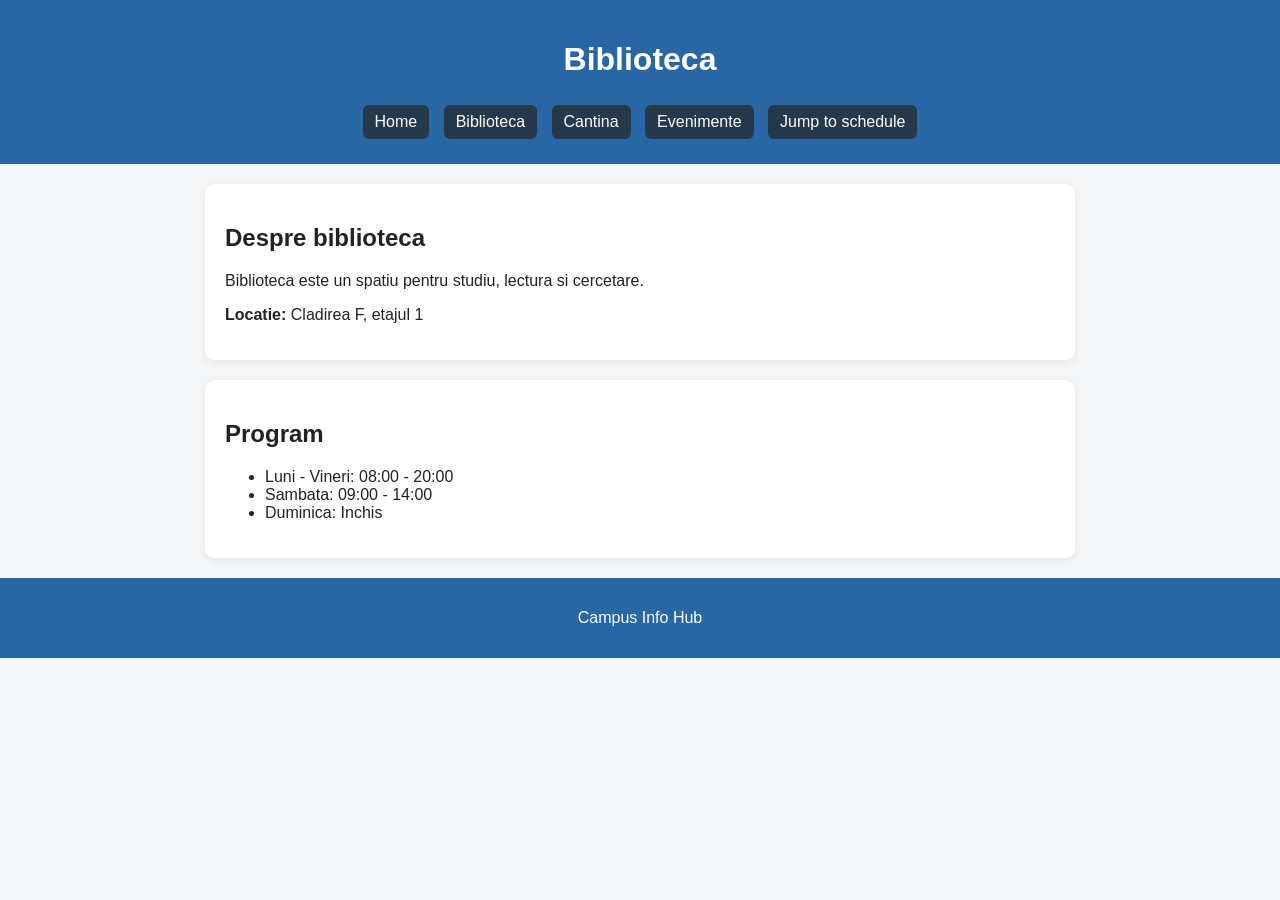
<file: Laborator2/library.html>
<!DOCTYPE html>
<html lang="ro">
<head>
  <meta charset="UTF-8" />
  <meta name="viewport" content="width=device-width, initial-scale=1.0" />
  <title>Biblioteca</title>
  <link rel="stylesheet" href="style.css" />
</head>
<body>
  <header>
    <h1>Biblioteca</h1>
    <nav>
      <a href="index.html">Home</a>
      <a href="library.html">Biblioteca</a>
      <a href="cafeteria.html">Cantina</a>
      <a href="events.html">Evenimente</a>
      <a href="#schedule">Jump to schedule</a>
    </nav>
  </header>

  <main class="container">
    <section class="card">
      <h2>Despre biblioteca</h2>
      <p>Biblioteca este un spatiu pentru studiu, lectura si cercetare.</p>
      <p><strong>Locatie:</strong> Cladirea F, etajul 1</p>
    </section>

    <section class="card" id="schedule">
      <h2>Program</h2>
      <ul>
        <li>Luni - Vineri: 08:00 - 20:00</li>
        <li>Sambata: 09:00 - 14:00</li>
        <li>Duminica: Inchis</li>
      </ul>
    </section>
  </main>

  <footer>
    <p>Campus Info Hub</p>
  </footer>
</body>
</html>
</file>
<file: Calculator/style.css>
* {
  box-sizing: border-box;
  margin: 0;
  padding: 0;
  font-family: "Courier New", Courier, monospace;
}

body {
  background: linear-gradient(135deg, #4c4e80, #45615a);
  min-height: 100vh;
  display: flex;
  justify-content: center;
  align-items: center;
}

.calculator {
  width: 340px;
  background: #5f5a4e;
  border: 4px solid #000000;
  border-radius: 18px;
  box-shadow: 0 10px 25px rgba(0, 0, 0, 0.35);
  padding: 20px;
}

.display {
  background: #b7c7a3;
  border: 3px inset #7f8d6a;
  border-radius: 10px;
  padding: 15px;
  margin-bottom: 20px;
  min-height: 90px;
  display: flex;
  flex-direction: column;
  justify-content: center;
}

.expression {
  font-size: 18px;
  color: #4b563d;
  min-height: 24px;
  text-align: right;
  word-wrap: break-word;
}

.result {
  font-size: 32px;
  color: #1f2a16;
  text-align: right;
  font-weight: bold;
  word-wrap: break-word;
}

.buttons {
  display: grid;
  grid-template-columns: repeat(4, 1fr);
  gap: 12px;
}

.btn {
  background: #d2c3a5;
  border: 2px solid #8d7f67;
  border-radius: 10px;
  padding: 18px;
  font-size: 22px;
  font-weight: bold;
  color: #2f2a24;
  cursor: pointer;
  box-shadow: 0 4px 0 #8d7f67;
  transition: 0.1s;
}

.btn:active {
  transform: translateY(3px);
  box-shadow: 0 1px 0 #8d7f67;
}

.operator {
  background: #b68b5d;
}

.equal {
  background: #8f5f3f;
  color: #fff7e8;
  grid-column: span 1;
}

.clear {
  background: #9c4f4f;
  color: #fff7e8;
}

.zero {
  grid-column: span 3;
}

.plus {
  grid-row: span 2;
}
</file>
<file: Implementare Cookies si Storage/style.css>
body {
  font-family: "Segoe UI", sans-serif;
  margin: 0;
  padding: 0;
  background: #f5f5f5;
  color: #222222;
  transition: background 0.3s ease, color 0.3s ease;
}

body.light {
  background: #f5f5f5;
  color: #222222;
}

body.dark {
  background: #1e1e1e;
  color: #f1f1f1;
}

.container {
  max-width: 900px;
  margin: 30px auto;
  padding: 20px;
  background: #ffffff;
  border-radius: 10px;
  box-shadow: 0 2px 10px rgba(0, 0, 0, 0.08);
}

body.dark .container {
  background: #2b2b2b;
}

h1,
h2,
h3 {
  margin-top: 0;
}

nav {
  margin: 20px 0;
}

nav a {
  text-decoration: none;
  margin-right: 15px;
  color: inherit;
  font-weight: 600;
}

form {
  margin-top: 20px;
  max-width: 500px;
}

label {
  display: block;
  margin-top: 12px;
  margin-bottom: 6px;
  font-weight: bold;
}

input,
select,
button,
textarea {
  width: 100%;
  padding: 10px;
  border: 1px solid #bbbbbb;
  border-radius: 8px;
  box-sizing: border-box;
  font-size: 14px;
}

input:focus,
select:focus,
textarea:focus {
  outline: none;
  border-color: #666666;
}

button {
  margin-top: 15px;
  background: #333333;
  color: white;
  border: none;
  cursor: pointer;
  transition: opacity 0.2s ease;
}

button:hover {
  opacity: 0.9;
}

table {
  width: 100%;
  border-collapse: collapse;
  margin-top: 15px;
  margin-bottom: 25px;
}

th,
td {
  border: 1px solid #cccccc;
  padding: 10px;
  text-align: left;
  vertical-align: top;
}

th {
  background: #e9e9e9;
}

tr:hover {
  background: rgba(0, 0, 0, 0.03);
}

body.dark th {
  background: #3a3a3a;
}

body.dark tr:hover {
  background: rgba(255, 255, 255, 0.04);
}

.alert-success {
  background: #d4edda;
  color: #155724;
  padding: 12px;
  border-radius: 8px;
  margin-top: 15px;
}

.alert-error {
  background: #f8d7da;
  color: #721c24;
  padding: 12px;
  border-radius: 8px;
  margin-top: 15px;
}

.btn-danger {
  background: #c0392b;
}

.btn-danger:hover {
  opacity: 0.9;
}

.inline-actions {
  display: flex;
  gap: 10px;
  flex-wrap: wrap;
}

.inline-actions a,
.inline-actions button {
  width: auto;
}

pre {
  background: #f4f4f4;
  padding: 12px;
  border-radius: 8px;
  overflow-x: auto;
  white-space: pre-wrap;
}

body.dark pre {
  background: #1f1f1f;
  color: #f1f1f1;
}

.checkbox-row {
  display: flex;
  align-items: center;
  gap: 10px;
  margin-top: 12px;
}

.checkbox-row input {
  width: auto;
  margin: 0;
}

.checkbox-row label {
  margin: 0;
}

.small-link {
  display: inline-block;
  margin-top: 15px;
}

.total-box {
  font-size: 18px;
  font-weight: bold;
  margin: 15px 0;
}

.section {
  margin-top: 25px;
  text-align: center;
}

.welcome {
  font-size: 1.3rem;
  font-weight: bold;
}
</file>
<file: Laborator2/style.css>
* {
  box-sizing: border-box;
}

body {
  margin: 0;
  font-family: Arial, sans-serif;
  background: #f4f6f8;
  color: #222;
}

header {
  background: #2866a4;
  color: white;
  padding: 20px;
  text-align: center;
}

nav {
  margin-top: 10px;
}

nav a {
  display: inline-block;
  margin: 5px;
  padding: 8px 12px;
  text-decoration: none;
  color: white;
  background: #26394c;
  border-radius: 6px;
}

nav a:hover {
  background: #1abc9c;
}

.container {
  max-width: 900px;
  margin: 20px auto;
  padding: 0 15px;
}

.card {
  background: white;
  padding: 20px;
  margin-bottom: 20px;
  border-radius: 10px;
  box-shadow: 0 2px 8px rgba(0, 0, 0, 0.08);
}

.item {
  padding: 12px;
  margin: 10px 0;
  border: 1px solid #ddd;
  border-radius: 8px;
  background: #fafafa;
}

.tag {
  display: inline-block;
  margin: 5px 8px 5px 0;
  padding: 6px 10px;
  background: #dfe6e9;
  border-radius: 20px;
  font-size: 14px;
}

footer {
  text-align: center;
  padding: 15px;
  background: #2866a4;
  color: white;
}
</file>
